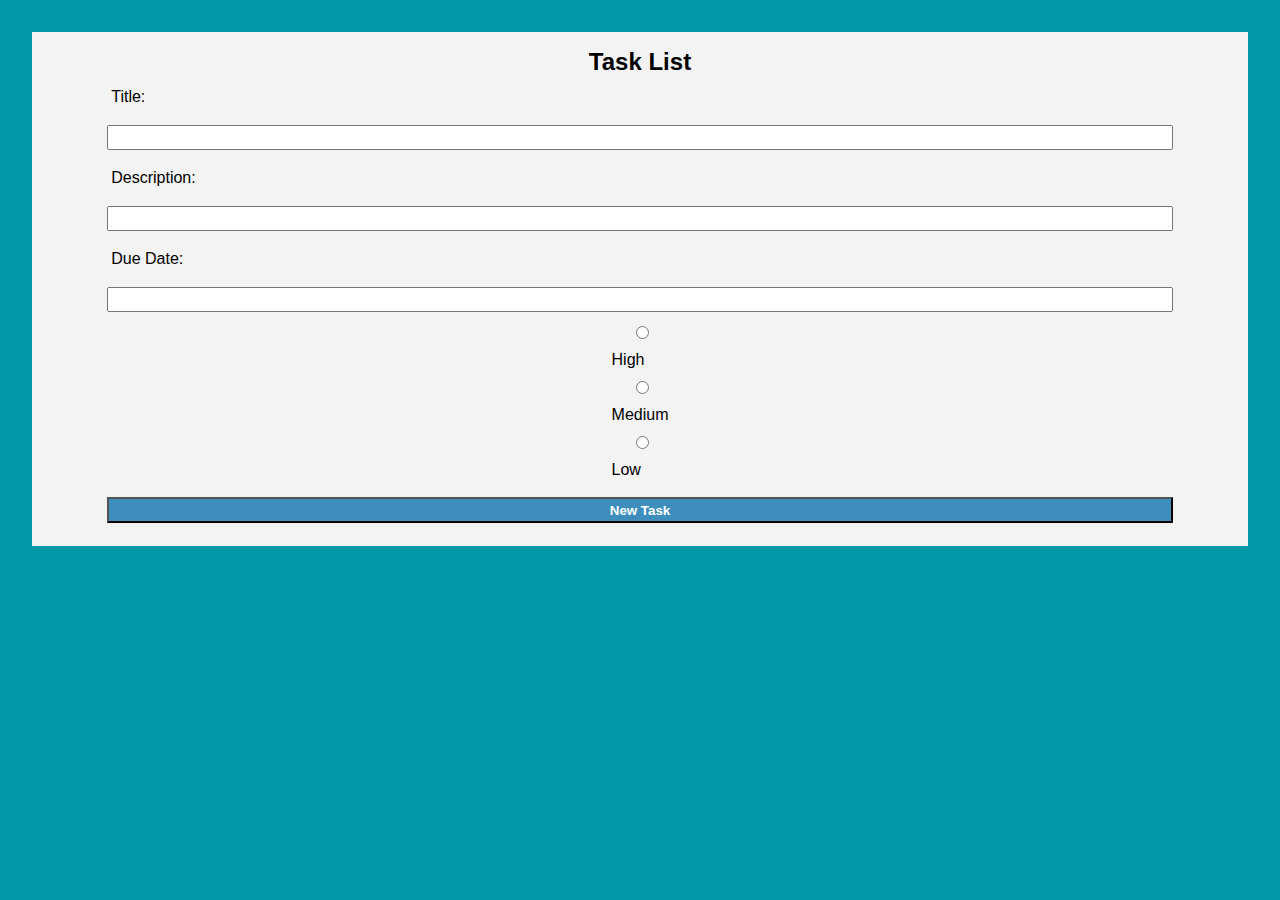
<file: 4.ToDoList/index.html>
<!DOCTYPE html>
<html lang="en">
  <head>
    <meta charset="UTF-8" />
    <meta http-equiv="X-UA-Compatible" content="IE=edge" />
    <meta name="viewport" content="width=device-width, initial-scale=1.0" />
    <title>To-do App</title>
    <link rel="stylesheet" href="css/style.css" />
    <link rel="stylesheet" href="https://cdn.jsdelivr.net/npm/bootstrap@5.0.2/dist/css/bootstrap.min.css" integrity="sha384-EVSTQN3/azprG1Anm3QDgpJLIm9Nao0Yz1ztcQTwFspd3yD65VohhpuuCOmLASjC" crossorigin="anonymous">
    <link rel="shortcut icon" type="image/x-icon" href="resources/calendar.ico" />
  </head>
  <body>
    <section class="insert-data">
      <form class="form container-fluid" id="form-tasks">
        <h2 class="text-center">Task List</h2>
        <label for="name">Title:</label>
        <input type="text" id="name" class="input" />
        <label for="class">Description:</label>
        <input type="text" id="class" class="input" />
        <label for="power-level">Due Date:</label>
        <input type="text" id="power-level" class="input" />
        <div class="row">
         <div class="col">
          <div class="form-check form-check-inline">
            <input class="form-check-input" type="radio" name="inlineRadioOptions" id="radio1" value="1">
            <label class="form-check-label" for="inlineRadio1">High</label>
          </div>
          <div class="form-check form-check-inline">
            <input class="form-check-input" type="radio" name="inlineRadioOptions" id="radio2" value="2">
            <label class="form-check-label" for="inlineRadio1">Medium</label>
          </div>
          <div class="form-check form-check-inline">
            <input class="form-check-input" type="radio" name="inlineRadioOptions" id="radio3" value="3">
            <label class="form-check-label" for="inlineRadio1">Low</label>
          </div>
         </div>
        </div>
        <input
          type="submit"
          id="submit"
          class="submit"
          value="New Task"
        />
      </form>
    </section>
    <section class="show-data">
      <div class="div-center"></div>
    </section>
    <script src="js/script.js"></script>
  </body>
</html>
</file>
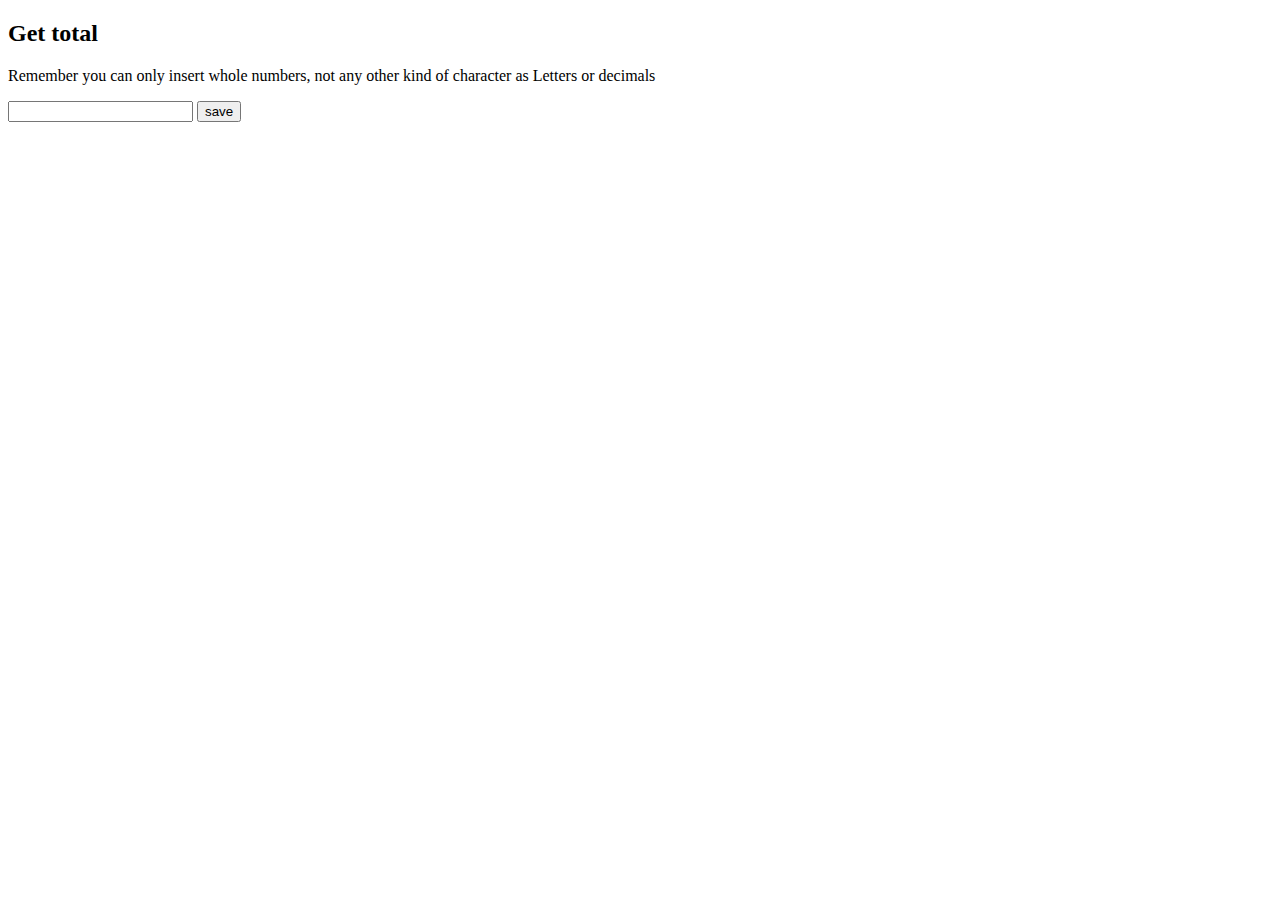
<file: 0.EjerciciosLogicos/basico/13_getTotal.html>
<!DOCTYPE html>
<html lang="en">
<head>
    <meta charset="UTF-8">
    <meta http-equiv="X-UA-Compatible" content="IE=edge">
    <meta name="viewport" content="width=device-width, initial-scale=1.0">
    <title>Get total</title>
</head>
<body>
    <main>
        <form action="#" name="form1">
            <h2>Get total</h2>
            <p>Remember you can only insert whole numbers, not any other kind of character as Letters or decimals</p>
            <input type="text" name="num" id="num" maxlength="4">
            <input type="button" value="save" id="save">
            <h4 id="total"></h4>
        </form>
    </main>
</body>
<script src="13_getTotal.js"></script>
</html>
</file>
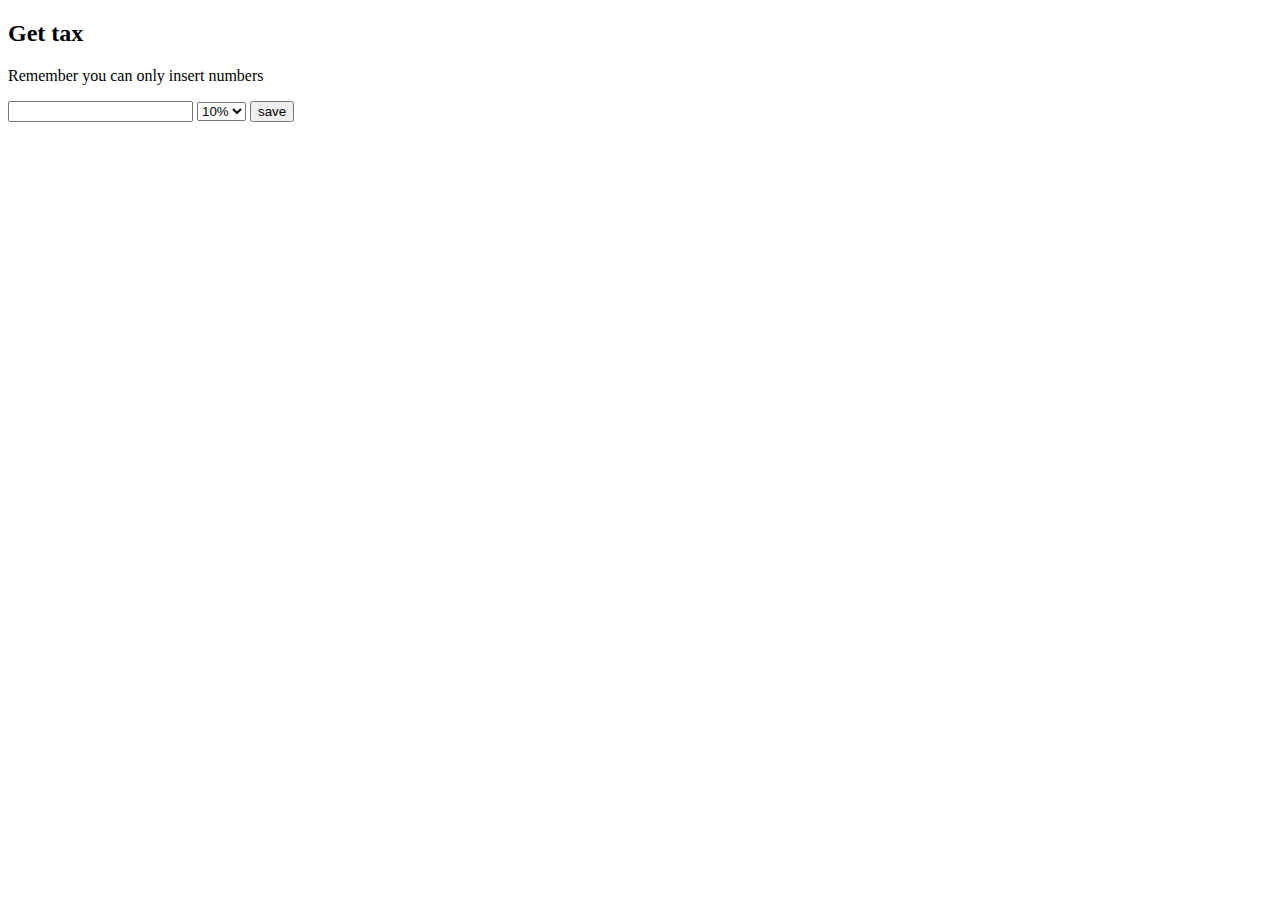
<file: 0.EjerciciosLogicos/basico/14_getTax.html>
<!DOCTYPE html>
<html lang="en">
<head>
    <meta charset="UTF-8">
    <meta http-equiv="X-UA-Compatible" content="IE=edge">
    <meta name="viewport" content="width=device-width, initial-scale=1.0">
    <title>Get tax</title>
</head>
<body>
    <main>
        <form action="#" name="form1">
            <h2>Get tax</h2>
            <p>Remember you can only insert numbers</p>
            <input type="text" name="num" id="num">
            <select name="taxes" id="taxes">
                <option value="10">10%</option>
                <option value="15">15%</option>
                <option value="20">20%</option>
                <option value="25">25%</option>
            </select>
            <input type="button" value="save" id="save">
            <h4 id="tax"></h4>
        </form>
    </main>
</body>
<script src="14_getTax.js"></script>
</html>
</file>
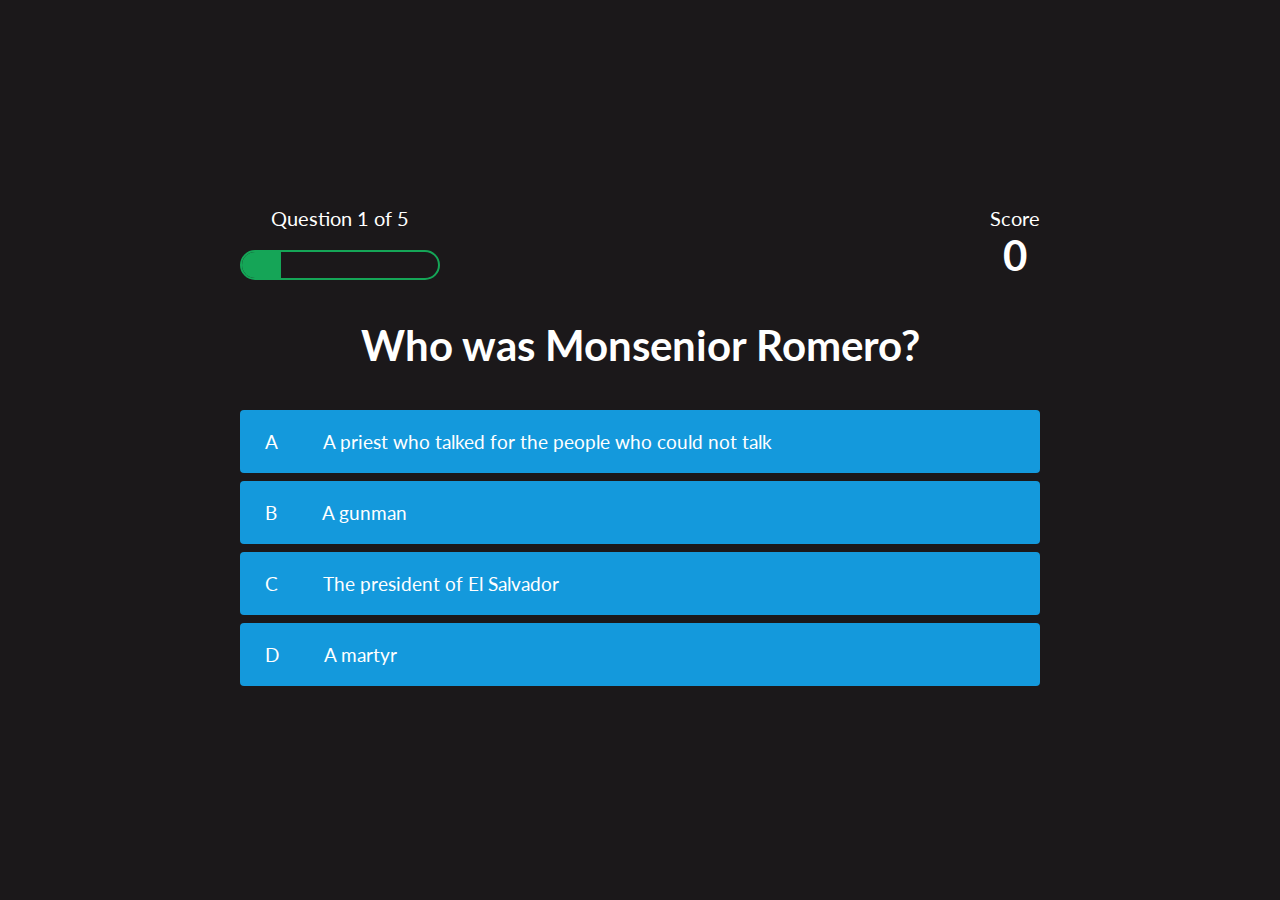
<file: 3.TriviaApp/html/game.html>
<!DOCTYPE html>
<html lang="en">
  <head>
    <meta charset="UTF-8" />
    <meta http-equiv="X-UA-Compatible" content="IE=edge" />
    <meta name="viewport" content="width=device-width, initial-scale=1.0" />
    <title>Trivia app</title>
    <link rel="stylesheet" href="../css/style.css" />
    <link rel="stylesheet" href="../css/game.css" />
  </head>
  <body>
    <div class="container">
      <div id="game" class="justify-center flex-column">
        <div id="hud">
          <div class="hud-item">
            <p id="progressText" class="hud-prefix">Question</p>
            <div id="progressBar">
                <div id="progressBarFull">
                </div>
            </div>
          </div>
          <div class="hud-item">
              <p class="hud-prefix">
                  Score
              </p>
              <h1 class="hud-main-text" id="score">
                  0
              </h1>
          </div>
        </div>
        <h1 id="question">Some question</h1>
        <div class="choice-container">
            <p class="choice-prefix">A</p>
            <p class="choice-text" data-number="1">Choice</p>
        </div>
        <div class="choice-container">
            <p class="choice-prefix">B</p>
            <p class="choice-text" data-number="2">Choice 2</p>
        </div>
        <div class="choice-container">
            <p class="choice-prefix">C</p>
            <p class="choice-text" data-number="3">Choice 3</p>
        </div>
        <div class="choice-container">
            <p class="choice-prefix">D</p>
            <p class="choice-text" data-number="4">Choice </p>
        </div>
      </div>
    </div>
    <script src="../js/game.js"></script>
  </body>
</html>
</file>
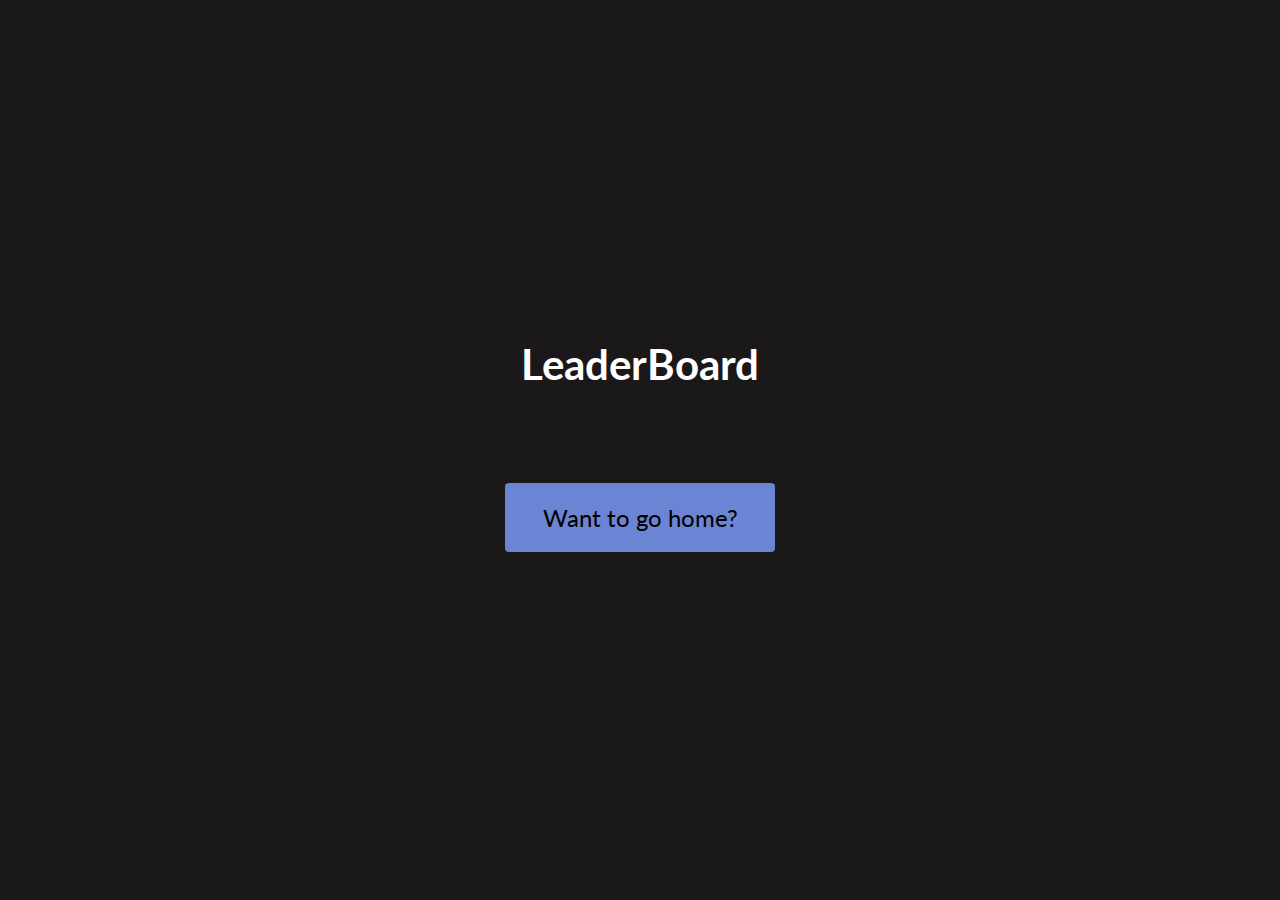
<file: 3.TriviaApp/html/highscores.html>
<!DOCTYPE html>
<html lang="en">
<head>
    <meta charset="UTF-8">
    <meta http-equiv="X-UA-Compatible" content="IE=edge">
    <meta name="viewport" content="width=device-width, initial-scale=1.0">
    <title>HighScores</title>
    <link rel="stylesheet" href="../css/style.css" />
    <link rel="stylesheet" href="../css/highscores.css" />
</head>
<body>
    <div class="container">
        <div id="highScores" class="flex-center flex-column">
            <h1 id="finalScore">LeaderBoard</h1>
            <ul id="highScoreList"></ul>
            <a href="../index.html" class="btn">Want to go home? <i class="fas fa-home icon"></i> </a>
        </div>
    </div>
    <script src="../js/highscores.js"></script>
</body>
</html>
</file>
<file: 4.ToDoList/css/style.css>
* {
  margin: 0;
  padding: 0;
  box-sizing: border-box;
}

body {
  padding: 0.5em;
  background-color: #0097A6;
  font-family: sans-serif;
}

.insert-data {
  padding: 1.5em;
  width:100%;
  display: flex;
  flex-flow: column nowrap;
  align-items: center;
  margin-bottom: 0.35em;
}

.form {
  width: 100%;
  padding: 1em;
  background-color: #f3f3f3;
  height: auto;
  width: 100%;
  display: flex;
  flex-direction: column;
  align-items: center;
}

.text-center {
  text-align: center;
}
.form input, .form label {
  width: 90%;
  display: block;
  padding: 0.25em;
  margin: 0.5em;
}

.form .submit {
  background-color: #3e8ebd;
  font-weight: 600;
  color: #fff;

}


.show-data {
  padding: 1.5em;
  width:100%;
  display: flex;
  flex-flow: row wrap;
  justify-content: center;
  align-items: stretch;
  margin-top: 0.5em;
}

.div-center {
  display: flex;
  flex-flow: row wrap;
  justify-content: center;
  align-items: center;
}

.task{
  display: flex;
  flex: 1;
  background-color: #f3f3f3;
  height: 10em;
  width: 24em;
  margin: 0.5em;
  border-radius: 0.4em;
  padding: 0.4em;
}

.task:hover{
  box-shadow: 0 .5rem 0.5rem rgba(0, 0, 4, alpha);
  transition: 0.4s;
}

img {
  height: 100%;
  display: block;
  padding: 0.5em;
}

.img-priority{
  width: 40px;
}

.articule-info {
 background-color: #9abccf;
 height: 100%;
 width: 100%;
 padding: 0.25em;
 display: flex;
 flex-direction: column;
 justify-content: center;
 align-items: center;
}

.articule-info .data {
 margin: 0.35em
}

.bold {
  font-weight: 600;
}

.radios{
  display: flex;
  flex-direction: row-reverse !important;
}
</file>
<file: 3.TriviaApp/css/style.css>
@import url('https://fonts.googleapis.com/css2?family=Lato&display=swap');

:root{
    background-color: #1B181A;
}

*{
    box-sizing: border-box;
    margin: 0;
    padding: 0;
    font-size: 62.5%;
    font-family: 'Lato', sans-serif;
}

/* Container */
h1{
    font-size: 5.4rem;
    color: #FFFFFF;
    margin-bottom: 3rem;
    text-align: center;
}

h1{
    font-size: 4.2rem;
    margin-bottom: 4rem;
}

.img{
    content: url("../resources/mapElSalvador.png");
    width: 60vh;
    height: 35vh;
    margin-bottom: 2rem;
    filter: opacity(75%);
}

.container{
    width: 100vw;
    height: 100vh;
    display: flex;
    justify-content: center;
    align-items: center;
    margin: 0 auto;
    max-width: 88rem;
    padding: 2rem;
}

/* General configuration of flexbox */
.flex-column{
    display: flex;
    flex-direction: column;
}

.flex-center{
    justify-content: center;
    align-items: center;
}

.hidden{
    display: none;
}

.justify-center{
    justify-content: center;
}


/* Buttons */

.btn{
    font-size: 2.4rem;
    padding: 2rem;
    margin: 1.4rem;
    text-align: center;
    margin-bottom: 1rem;
    text-decoration: none;
    background: #6B84D4;
    border-radius: 4px;
    color: black;
    width: 30vh;
}

.btn:hover{
    cursor: pointer;
    box-shadow: 0 0.4rem 1.4rem 0 rgb(107, 132, 212, 0.6);
    transition: transform 150ms;
    transform: scale(1.03);
    color: white;
}

.btn[disabled]:hover{
    cursor: not-allowed;
    box-shadow: none;
    transform: none;
}

#highscore-btn{
    background: #F2C549;
}

#highscore-btn:hover{
    background: rgb(242, 197, 73, 0.6);
}

.instructions-btn{
    background: #9bd70f;
}

.instructions-btn:hover{
    background: rgb(190, 242, 73, 0.6)
}

.icons{
    margin-left: 1rem;
    font-size: 2.5rem;
}

/*End Page*/

.end-form-container{
    width: 100%;
    max-width: 30rem;
    display: flex;
    flex-direction: column;
    align-items: center;
}

input{
    margin-bottom: 1rem;
    width: 20rem;
    padding: 1.5rem;
    border: none;
    font-size: 1.8rem;
    box-shadow: 0 0.1rem 1.4rem 0 black;
}

input::placeholder{
    color: #AAAAAA;
}

#username{
    margin-bottom: 3rem;
    width: 100%;
    outline: none;
}

#end-text{
    font-size: 2.4rem;
    text-align: center;
    color: #FFFFFF;
}

#saveScoreBtn{
    border: none;
}
</file>
<file: 3.TriviaApp/css/game.css>
body{
    color: #FFFFFF;
}

.choice-container{
    background: rgb(20, 153, 220);
    display: flex;
    margin-bottom: 0.8rem;
    width: 100%;
    font-size: 3rem;
    min-width: 80rem;
    border-radius: 4px;
}

.choice-container:hover{
    cursor: pointer;
    box-shadow: 0 0.4rem rgb(20, 153, 220, 0.6);
    transform: scale(1.02);
    transform: transform 100ms;
}

.choice-prefix{
    padding: 2rem 2.5rem;
    color: #FFFFFF;
}

.choice-text{
    padding: 2rem;
    width: 100%;
}

.correct{
    background: rgb(21, 165, 87);
}

.incorrect{
    background: rgb(247, 18, 37);
}
#hud{
    display: flex;
    justify-content: space-between;
}

.hud-prefix{
    text-align: center;
    font-size: 2rem;
}

.hud-main-text{
    text-align: center;
}

#progressBar{
    width: 20rem;
    height: 3rem;
    border: 0.2rem solid rgb(21, 165, 87);
    border-radius: 50px;
    margin-top: 2rem;
    overflow: hidden;
}

#progressBarFull{
    height: 100%;
    background: rgb(21, 165, 87);
    width: 0;
}

/*Responsive design for mobiles*/
@media screen and (max-width: 768px) {
    .choice-container{
        min-width: 48rem;
    }
}
</file>
<file: 3.TriviaApp/css/highscores.css>
body{
    color: #FFFFFF;
}

#highScoreList{
    list-style: none;
    margin-bottom: 4rem;
    font-size: 5rem;
    font-style: italic;
}

.highScores{
    font-size: 4rem;
    margin-bottom: 0.5rem;
}
</file>
